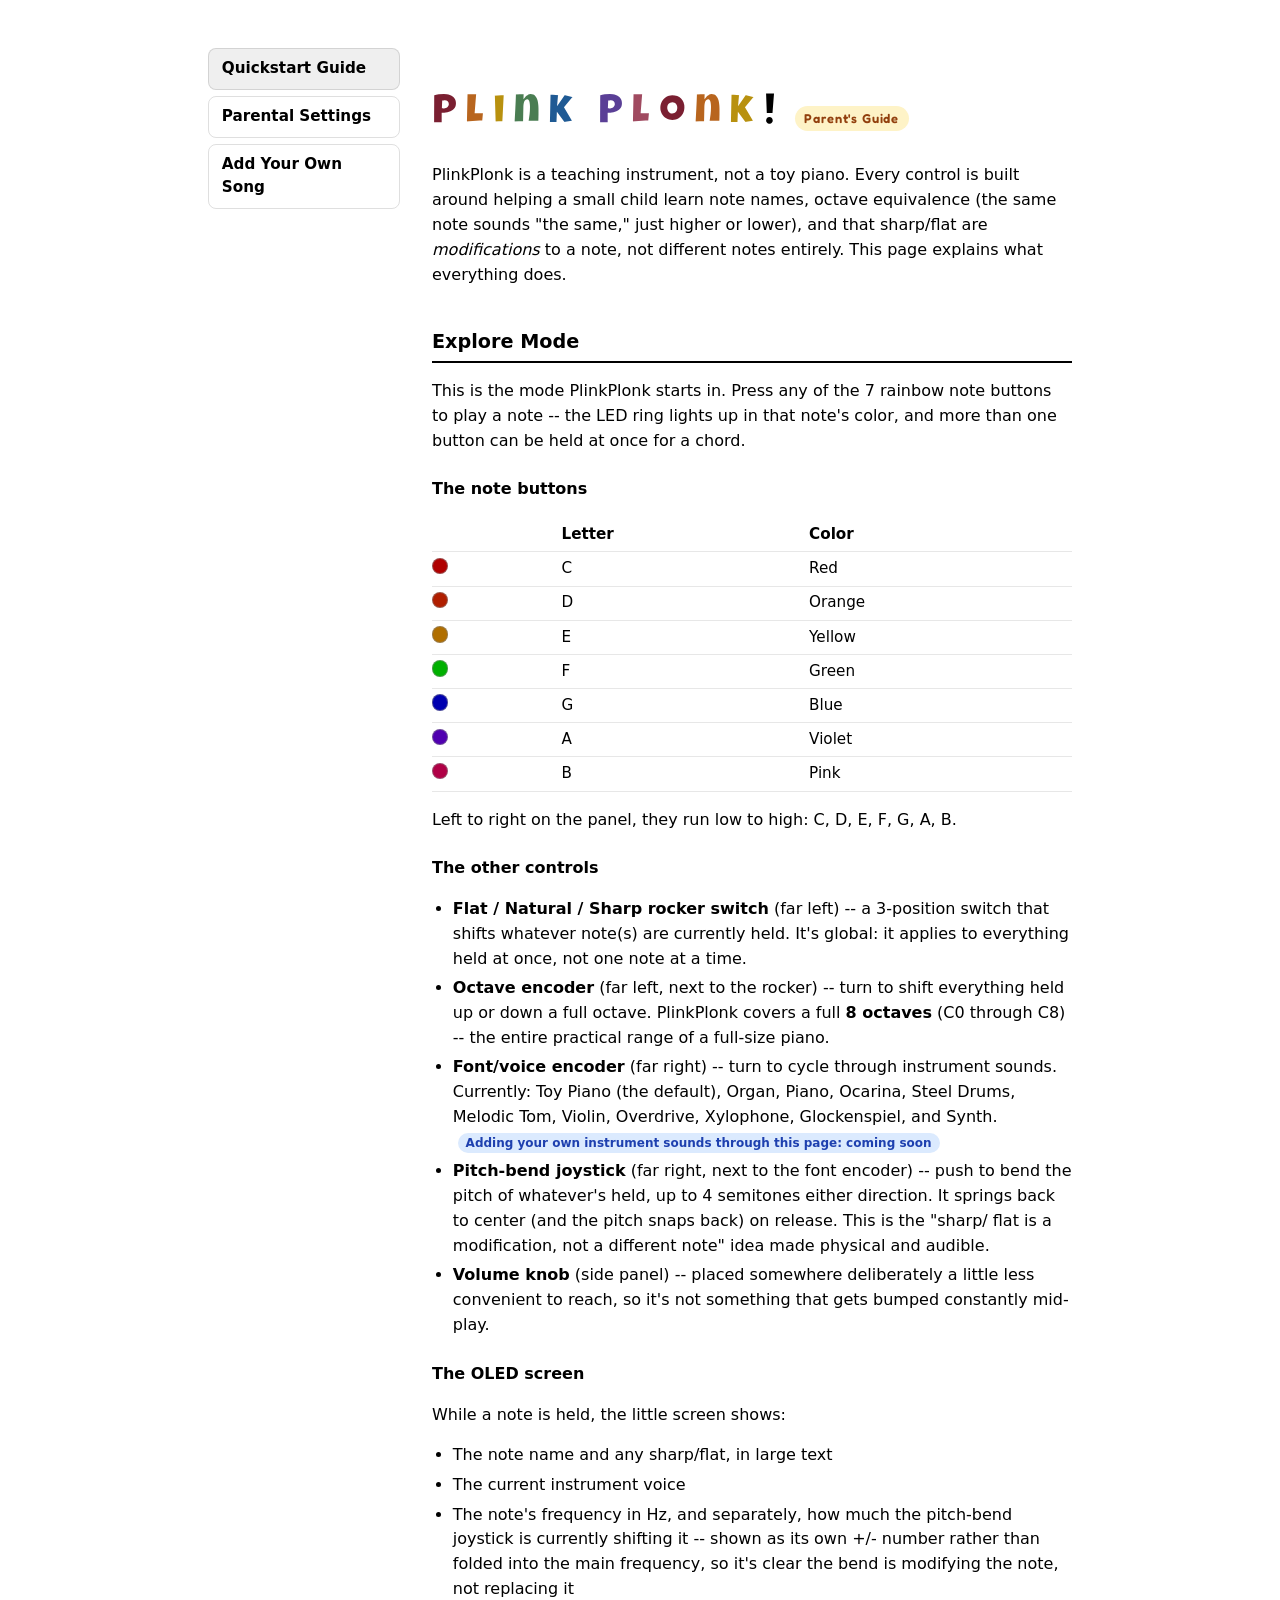
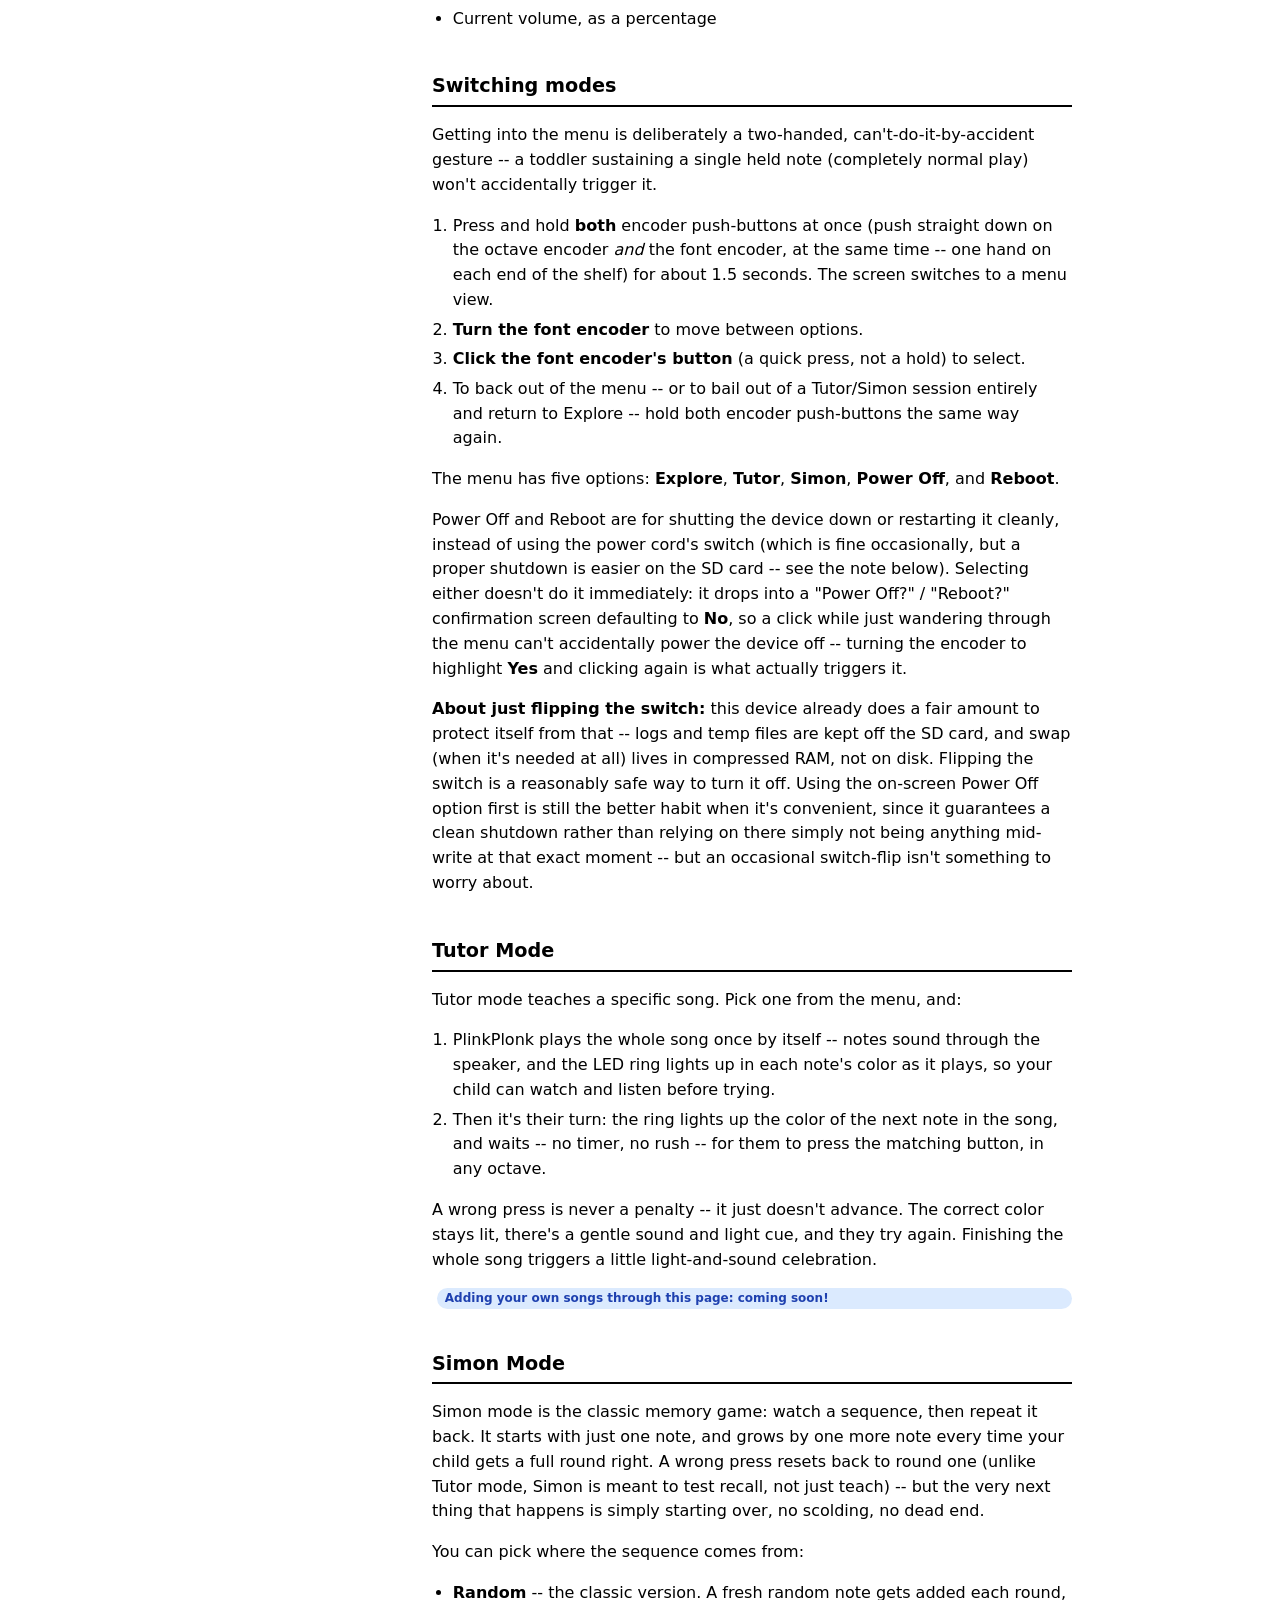
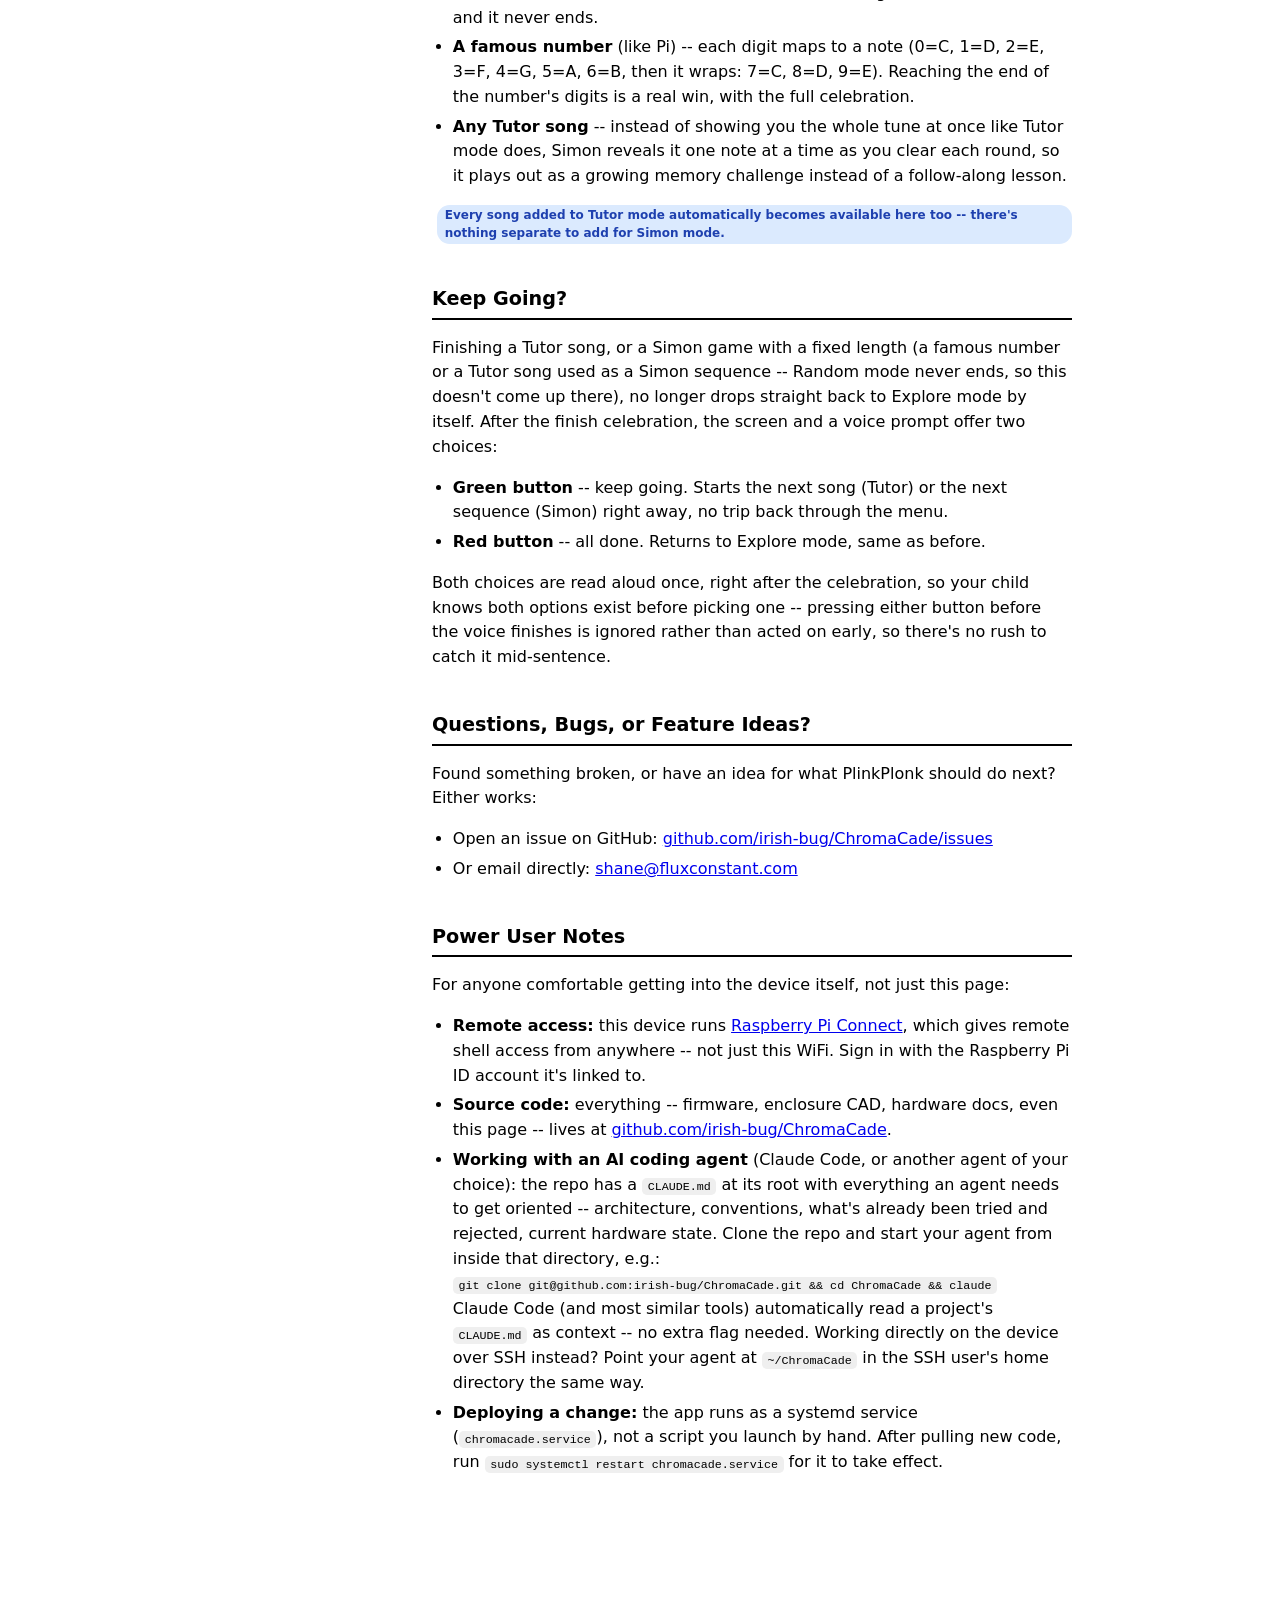
<file: web/index.html>
<!doctype html>
<html lang="en">
<head>
<meta charset="utf-8">
<meta name="viewport" content="width=device-width, initial-scale=1">
<title>PlinkPlonk Quickstart Guide</title>
<link rel="preconnect" href="https://fonts.googleapis.com">
<link rel="preconnect" href="https://fonts.gstatic.com" crossorigin>
<link href="https://fonts.googleapis.com/css2?family=Fredoka:wght@600&family=Luckiest+Guy&display=swap" rel="stylesheet">
<link rel="stylesheet" href="style.css">
</head>
<body>
<div class="page">
<nav class="site-nav" aria-label="Site sections">
  <a href="index.html" class="active">Quickstart Guide</a>
  <a href="parental-settings.html">Parental Settings</a>
  <a href="add-your-own-song.html">Add Your Own Song</a>
</nav>
<div class="content">

<h1><span class="wordmark"><span style="color:var(--wm-c)">P</span><span style="color:var(--wm-d)">l</span><span style="color:var(--wm-e)">i</span><span style="color:var(--wm-f)">n</span><span style="color:var(--wm-g)">k</span> <span style="color:var(--wm-a)">P</span><span style="color:var(--wm-b)">l</span><span style="color:var(--wm-c)">o</span><span style="color:var(--wm-d)">n</span><span style="color:var(--wm-e)">k</span><span class="exclaim">!</span></span> <span class="badge">Parent's Guide</span></h1>
<p>
  PlinkPlonk is a teaching instrument, not a toy piano. Every control is built around
  helping a small child learn note names, octave equivalence (the same note sounds
  "the same," just higher or lower), and that sharp/flat are <em>modifications</em> to
  a note, not different notes entirely. This page explains what everything does.
</p>

<h2>Explore Mode</h2>
<p>
  This is the mode PlinkPlonk starts in. Press any of the 7 rainbow note buttons to
  play a note -- the LED ring lights up in that note's color, and more than one button
  can be held at once for a chord.
</p>

<h3>The note buttons</h3>
<table>
  <tr><th></th><th>Letter</th><th>Color</th></tr>
  <tr><td><span class="swatch" style="background:#b00000"></span></td><td>C</td><td>Red</td></tr>
  <tr><td><span class="swatch" style="background:#b01e00"></span></td><td>D</td><td>Orange</td></tr>
  <tr><td><span class="swatch" style="background:#b06e00"></span></td><td>E</td><td>Yellow</td></tr>
  <tr><td><span class="swatch" style="background:#00b000"></span></td><td>F</td><td>Green</td></tr>
  <tr><td><span class="swatch" style="background:#0000b0"></span></td><td>G</td><td>Blue</td></tr>
  <tr><td><span class="swatch" style="background:#5000b0"></span></td><td>A</td><td>Violet</td></tr>
  <tr><td><span class="swatch" style="background:#b00046"></span></td><td>B</td><td>Pink</td></tr>
</table>
<p>Left to right on the panel, they run low to high: C, D, E, F, G, A, B.</p>

<h3>The other controls</h3>
<ul>
  <li>
    <strong>Flat / Natural / Sharp rocker switch</strong> (far left) -- a 3-position
    switch that shifts whatever note(s) are currently held. It's global: it applies to
    everything held at once, not one note at a time.
  </li>
  <li>
    <strong>Octave encoder</strong> (far left, next to the rocker) -- turn to shift
    everything held up or down a full octave. PlinkPlonk covers a full
    <strong>8 octaves</strong> (C0 through C8) -- the entire practical range of a
    full-size piano.
  </li>
  <li>
    <strong>Font/voice encoder</strong> (far right) -- turn to cycle through
    instrument sounds. Currently: Toy Piano (the default), Organ, Piano, Ocarina,
    Steel Drums, Melodic Tom, Violin, Overdrive, Xylophone, Glockenspiel, and Synth.
    <span class="soon">Adding your own instrument sounds through this page: coming soon</span>
  </li>
  <li>
    <strong>Pitch-bend joystick</strong> (far right, next to the font encoder) -- push
    to bend the pitch of whatever's held, up to 4 semitones either direction. It
    springs back to center (and the pitch snaps back) on release. This is the "sharp/
    flat is a modification, not a different note" idea made physical and audible.
  </li>
  <li>
    <strong>Volume knob</strong> (side panel) -- placed somewhere deliberately a
    little less convenient to reach, so it's not something that gets bumped constantly
    mid-play.
  </li>
</ul>

<h3>The OLED screen</h3>
<p>While a note is held, the little screen shows:</p>
<ul>
  <li>The note name and any sharp/flat, in large text</li>
  <li>The current instrument voice</li>
  <li>
    The note's frequency in Hz, and separately, how much the pitch-bend joystick is
    currently shifting it -- shown as its own +/- number rather than folded into the
    main frequency, so it's clear the bend is modifying the note, not replacing it
  </li>
  <li>Current volume, as a percentage</li>
</ul>

<h2>Switching modes</h2>
<p>
  Getting into the menu is deliberately a two-handed, can't-do-it-by-accident gesture
  -- a toddler sustaining a single held note (completely normal play) won't
  accidentally trigger it.
</p>
<ol>
  <li>
    Press and hold <strong>both</strong> encoder push-buttons at once (push straight
    down on the octave encoder <em>and</em> the font encoder, at the same time -- one
    hand on each end of the shelf) for about 1.5 seconds. The screen switches to a
    menu view.
  </li>
  <li><strong>Turn the font encoder</strong> to move between options.</li>
  <li><strong>Click the font encoder's button</strong> (a quick press, not a hold) to select.</li>
  <li>
    To back out of the menu -- or to bail out of a Tutor/Simon session entirely and
    return to Explore -- hold both encoder push-buttons the same way again.
  </li>
</ol>
<p>
  The menu has five options: <strong>Explore</strong>, <strong>Tutor</strong>,
  <strong>Simon</strong>, <strong>Power Off</strong>, and <strong>Reboot</strong>.
</p>
<p>
  Power Off and Reboot are for shutting the device down or restarting it cleanly,
  instead of using the power cord's switch (which is fine occasionally, but a proper
  shutdown is easier on the SD card -- see the note below). Selecting either doesn't
  do it immediately: it drops into a "Power Off?" / "Reboot?" confirmation screen
  defaulting to <strong>No</strong>, so a click while just wandering through the menu
  can't accidentally power the device off -- turning the encoder to highlight
  <strong>Yes</strong> and clicking again is what actually triggers it.
</p>
<p>
  <strong>About just flipping the switch:</strong> this device already does a fair
  amount to protect itself from that -- logs and temp files are kept off the SD card,
  and swap (when it's needed at all) lives in compressed RAM, not on disk. Flipping
  the switch is a reasonably safe way to turn it off. Using the on-screen Power Off
  option first is still the better habit when it's convenient, since it guarantees a
  clean shutdown rather than relying on there simply not being anything mid-write at
  that exact moment -- but an occasional switch-flip isn't something to worry about.
</p>

<h2>Tutor Mode</h2>
<p>
  Tutor mode teaches a specific song. Pick one from the menu, and:
</p>
<ol>
  <li>
    PlinkPlonk plays the whole song once by itself -- notes sound through the
    speaker, and the LED ring lights up in each note's color as it plays, so your
    child can watch and listen before trying.
  </li>
  <li>
    Then it's their turn: the ring lights up the color of the next note in the song,
    and waits -- no timer, no rush -- for them to press the matching button, in any
    octave.
  </li>
</ol>
<p>
  A wrong press is never a penalty -- it just doesn't advance. The correct color
  stays lit, there's a gentle sound and light cue, and they try again. Finishing the
  whole song triggers a little light-and-sound celebration.
</p>
<p class="soon" style="display:block; margin-top:0.5rem;">
  Adding your own songs through this page: coming soon!
</p>

<h2>Simon Mode</h2>
<p>
  Simon mode is the classic memory game: watch a sequence, then repeat it back. It
  starts with just one note, and grows by one more note every time your child gets a
  full round right. A wrong press resets back to round one (unlike Tutor mode, Simon
  is meant to test recall, not just teach) -- but the very next thing that happens is
  simply starting over, no scolding, no dead end.
</p>
<p>You can pick where the sequence comes from:</p>
<ul>
  <li><strong>Random</strong> -- the classic version. A fresh random note gets added each round, and it never ends.</li>
  <li>
    <strong>A famous number</strong> (like Pi) -- each digit maps to a note (0=C, 1=D,
    2=E, 3=F, 4=G, 5=A, 6=B, then it wraps: 7=C, 8=D, 9=E). Reaching the end of the
    number's digits is a real win, with the full celebration.
  </li>
  <li>
    <strong>Any Tutor song</strong> -- instead of showing you the whole tune at once
    like Tutor mode does, Simon reveals it one note at a time as you clear each round,
    so it plays out as a growing memory challenge instead of a follow-along lesson.
  </li>
</ul>
<p class="soon" style="display:block;">
  Every song added to Tutor mode automatically becomes available here too --
  there's nothing separate to add for Simon mode.
</p>

<h2>Keep Going?</h2>
<p>
  Finishing a Tutor song, or a Simon game with a fixed length (a famous number or a
  Tutor song used as a Simon sequence -- Random mode never ends, so this doesn't come
  up there), no longer drops straight back to Explore mode by itself. After the
  finish celebration, the screen and a voice prompt offer two choices:
</p>
<ul>
  <li><strong>Green button</strong> -- keep going. Starts the next song (Tutor) or
    the next sequence (Simon) right away, no trip back through the menu.</li>
  <li><strong>Red button</strong> -- all done. Returns to Explore mode, same as
    before.</li>
</ul>
<p>
  Both choices are read aloud once, right after the celebration, so your child knows
  both options exist before picking one -- pressing either button before the voice
  finishes is ignored rather than acted on early, so there's no rush to catch it
  mid-sentence.
</p>

<h2>Questions, Bugs, or Feature Ideas?</h2>
<p>
  Found something broken, or have an idea for what PlinkPlonk should do next?
  Either works:
</p>
<ul>
  <li>
    Open an issue on GitHub:
    <a href="https://github.com/irish-bug/ChromaCade/issues">github.com/irish-bug/ChromaCade/issues</a>
  </li>
  <li>
    Or email directly:
    <a href="mailto:shane@fluxconstant.com">shane@fluxconstant.com</a>
  </li>
</ul>

<h2>Power User Notes</h2>
<p>
  For anyone comfortable getting into the device itself, not just this page:
</p>
<ul>
  <li>
    <strong>Remote access:</strong> this device runs
    <a href="https://connect.raspberrypi.com">Raspberry Pi Connect</a>, which gives
    remote shell access from anywhere -- not just this WiFi. Sign in with the
    Raspberry Pi ID account it's linked to.
  </li>
  <li>
    <strong>Source code:</strong> everything -- firmware, enclosure CAD, hardware
    docs, even this page -- lives at
    <a href="https://github.com/irish-bug/ChromaCade">github.com/irish-bug/ChromaCade</a>.
  </li>
  <li>
    <strong>Working with an AI coding agent</strong> (Claude Code, or another agent
    of your choice): the repo has a <code>CLAUDE.md</code> at its root with
    everything an agent needs to get oriented -- architecture, conventions, what's
    already been tried and rejected, current hardware state. Clone the repo and start
    your agent from inside that directory, e.g.:
    <br><code>git clone git@github.com:irish-bug/ChromaCade.git &amp;&amp; cd ChromaCade &amp;&amp; claude</code>
    <br>
    Claude Code (and most similar tools) automatically read a project's
    <code>CLAUDE.md</code> as context -- no extra flag needed. Working directly on
    the device over SSH instead? Point your agent at <code>~/ChromaCade</code> in the
    SSH user's home directory the same way.
  </li>
  <li>
    <strong>Deploying a change:</strong> the app runs as a systemd service
    (<code>chromacade.service</code>), not a script you launch by hand. After pulling
    new code, run <code>sudo systemctl restart chromacade.service</code> for it to
    take effect.
  </li>
</ul>

</div>
</div>
</body>
</html>
</file>
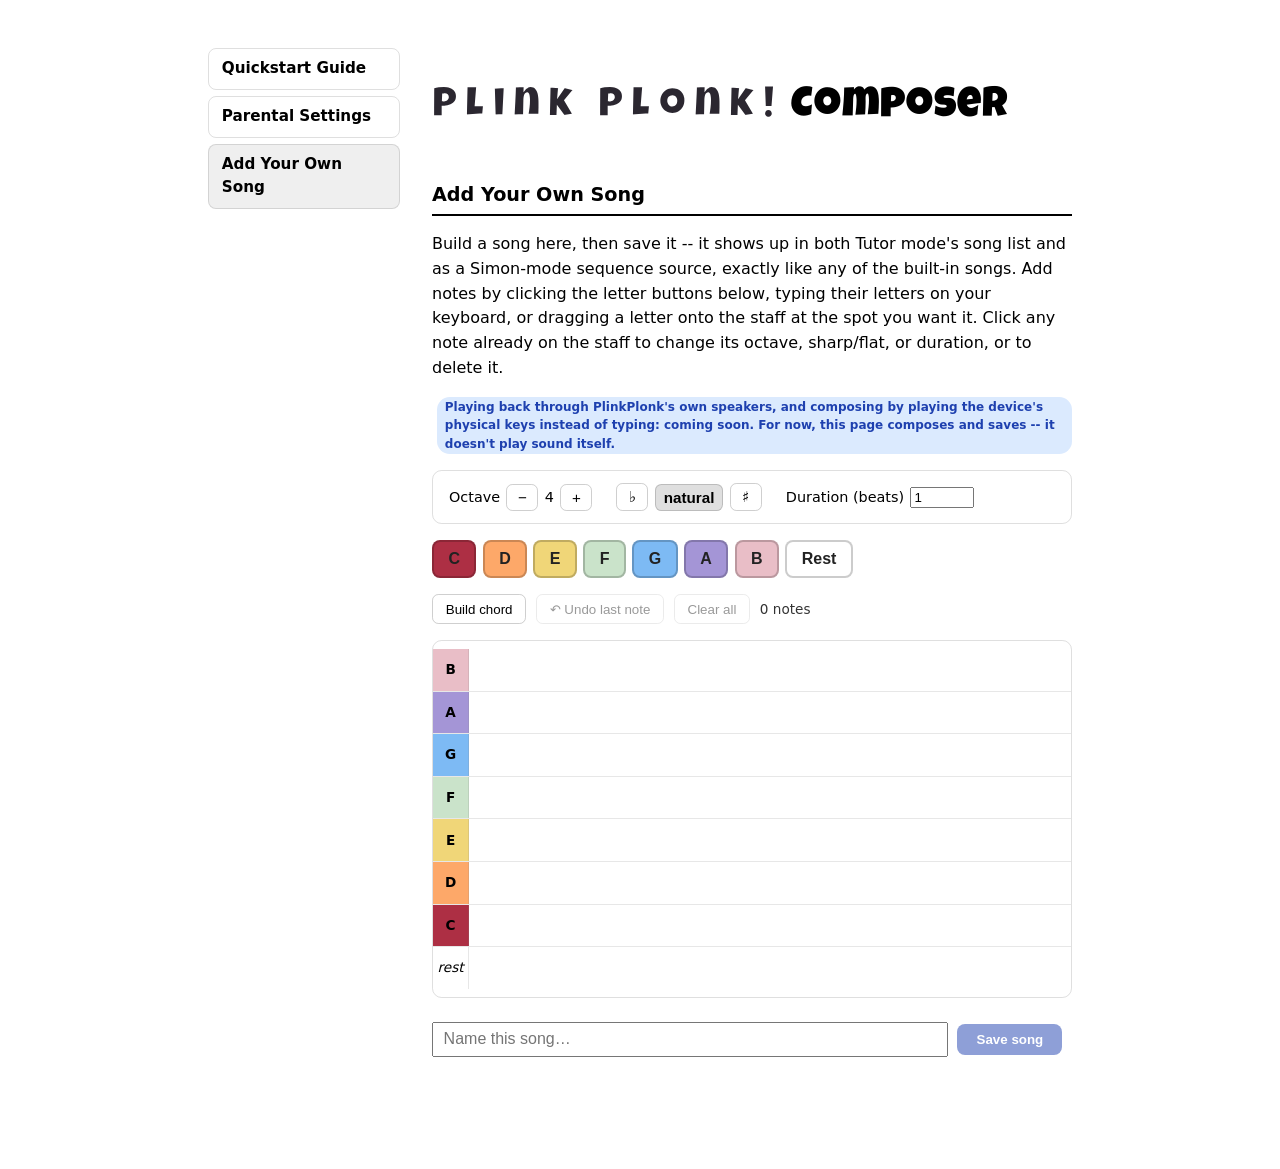
<file: web/add-your-own-song.html>
<!doctype html>
<html lang="en">
<head>
<meta charset="utf-8">
<meta name="viewport" content="width=device-width, initial-scale=1">
<title>PlinkPlonk Add Your Own Song</title>
<link rel="preconnect" href="https://fonts.googleapis.com">
<link rel="preconnect" href="https://fonts.gstatic.com" crossorigin>
<link href="https://fonts.googleapis.com/css2?family=Fredoka:wght@600&family=Luckiest+Guy&display=swap" rel="stylesheet">
<link rel="stylesheet" href="style.css">
<style>
  /* Composer-specific styles, kept out of the shared style.css since
     no other page needs them. The KEYCAP hex palette (--c/--d/etc.,
     used below by both the palette buttons and the wordmark) now
     lives on style.css's shared .page rule instead of a
     composer-only .letter-colors class -- see that rule's comment. */

  .composer { margin-top: 1rem; }

  .pen-row {
    display: flex;
    flex-wrap: wrap;
    gap: 1.5rem;
    align-items: center;
    padding: 0.75rem 1rem;
    border: 1px solid #8884;
    border-radius: 0.6rem;
    margin-bottom: 1rem;
  }
  .pen-group { display: flex; align-items: center; gap: 0.4rem; font-size: 0.9rem; }
  .pen-group button {
    min-width: 2rem;
    padding: 0.25rem 0.5rem;
    border-radius: 0.4rem;
    border: 1px solid #8886;
    background: transparent;
    color: inherit;
    cursor: pointer;
    font-size: 0.95rem;
  }
  .pen-group button.active { background: #8884; font-weight: 700; }
  .pen-group input[type="number"] { width: 3.5rem; }

  .palette {
    display: flex;
    gap: 0.4rem;
    margin-bottom: 1rem;
    flex-wrap: wrap;
  }
  .palette button, .rest-btn {
    padding: 0.5rem 0.9rem;
    border-radius: 0.5rem;
    border: 2px solid #0003;
    font-weight: 700;
    font-size: 1rem;
    cursor: pointer;
    color: #222;
  }
  /* Solid white, not the previous translucent #8882 (~13% opacity --
     barely visible next to the vividly-colored note buttons, and its
     `color: inherit` text made it worse in dark mode). Fixed color
     regardless of page theme, matching how the note buttons are also
     fixed colors rather than adapting to light/dark -- direct
     feedback 2026-09-02. */
  .rest-btn { background: #fff; color: #222; border-style: dashed; }
  .palette button[draggable], .rest-btn[draggable] { cursor: grab; }

  .staff {
    border: 1px solid #8884;
    border-radius: 0.6rem;
    padding: 0.5rem 0;
    overflow-x: auto;
    margin-bottom: 0.75rem;
  }
  .lane {
    position: relative;
    height: 2.6rem;
    border-bottom: 1px solid #8883;
    display: flex;
    align-items: center;
  }
  .lane:last-child { border-bottom: none; }
  .lane-label {
    position: sticky;
    left: 0;
    width: 2.2rem;
    flex: 0 0 2.2rem;
    text-align: center;
    font-weight: 700;
    font-size: 0.85rem;
    background: Canvas;
    z-index: 1;
    border-right: 1px solid #8883;
    align-self: stretch;
    display: flex;
    align-items: center;
    justify-content: center;
  }
  .lane-track { position: relative; flex: 1; height: 100%; min-width: 20rem; }
  .rest-lane .lane-label { font-style: italic; font-weight: 400; }

  .note-token {
    position: absolute;
    top: 0.35rem;
    height: 1.9rem;
    border-radius: 0.35rem;
    border: 2px solid #0003;
    display: flex;
    align-items: center;
    justify-content: center;
    font-size: 0.75rem;
    font-weight: 700;
    color: #222;
    cursor: pointer;
    white-space: nowrap;
    padding: 0 0.3rem;
    box-sizing: border-box;
  }
  .note-token.selected { outline: 3px solid #1e40af; outline-offset: 1px; }
  /* Same fix as .rest-btn above -- solid white, not translucent. */
  .note-token.rest-token { background: #fff; color: #222; border-style: dashed; }

  .toolbar { display: flex; gap: 0.6rem; flex-wrap: wrap; margin-bottom: 1rem; align-items: center; }
  .toolbar button { padding: 0.4rem 0.8rem; border-radius: 0.4rem; border: 1px solid #8886; background: transparent; color: inherit; cursor: pointer; }
  .toolbar button:disabled { opacity: 0.4; cursor: not-allowed; }
  .toolbar button.armed { border-color: #b91c1c; color: #b91c1c; font-weight: 700; }
  .toolbar button[aria-pressed="true"] { background: #1e40af; border-color: #1e40af; color: #fff; font-weight: 700; }
  /* Chord members share a beat position (see beatOffsets() in the JS)
     -- this outline is the only visual cue tying them together across
     lanes, so it needs to read clearly even next to a note's own
     letter-colored background. Purple, not the same blue as
     .selected below, so a selected chord note doesn't read as just a
     thicker version of the same outline. */
  .note-token.chorded { outline: 2px solid #7c3aed; outline-offset: 1px; }

  .editor-panel {
    border: 1px solid #8884;
    border-radius: 0.6rem;
    padding: 0.75rem 1rem;
    margin-bottom: 1rem;
    display: none;
  }
  .editor-panel.open { display: flex; gap: 1.5rem; flex-wrap: wrap; align-items: center; }

  .save-row { display: flex; gap: 0.6rem; flex-wrap: wrap; align-items: center; margin-top: 1.5rem; }
  .save-row input[type="text"] { flex: 1; min-width: 12rem; padding: 0.4rem 0.6rem; font-size: 1rem; }
  .save-row button {
    padding: 0.5rem 1.2rem;
    border-radius: 0.5rem;
    border: none;
    background: #1e40af;
    color: white;
    font-weight: 700;
    cursor: pointer;
  }
  .save-row button:disabled { opacity: 0.5; cursor: not-allowed; }
  .save-status { font-size: 0.9rem; }
  .save-status.error { color: #b91c1c; }
  .save-status.ok { color: #15803d; }

  /* Plink Plonk! wordmark: the whole word is visible from the start,
     in its resting color (--wm-base below) -- no letter-by-letter
     fade-in anymore. Once JS adds .play (see the script below), each
     letter turns from --wm-base to its real LED color in melody-wave
     order (not left-to-right reading order -- see --i on each span
     below) and STAYS that color -- unlike the previous version, there
     is no revert back to --wm-base afterward. Direct feedback
     2026-09-05: colorize-and-hold reads better than the old
     flash-then-revert pulse, and matches "Add Your Own Song"'s theme
     of the word gradually becoming what it describes. The space and
     "!" are plain text, not wrapped in a colored span -- they're not
     musical letters, so they just sit in --wm-base throughout. Ported
     from the "ChromaCade Composer" design artifact, 2026-09-02 -- see
     that artifact for the earlier reveal+flash iteration's rationale.

     Resting/stroke color is theme-aware (--wm-base below), not a flat
     white like the artifact used -- that artifact had its own dark
     page background to sit against; this page has no dark theme of
     its own, just the browser's light/dark default via style.css's
     color-scheme: light dark, so white text needs to become dark text
     in light mode or it's invisible against the common white
     background. No background chip needed once the text color itself
     adapts -- direct feedback 2026-09-02, an earlier version used a
     dark pill behind the wordmark instead. */
  /* Font/size/spacing now come from style.css's shared h1 rule (kept
     in sync there so this page's animated wordmark matches the plain
     "Plink Plonk!" heading on the other 2 pages) -- this class only
     adds the layout this page's heading specifically needs (wordmark
     + "Composer" as a wrapping flex row), plus font-family/font-weight
     below so "Composer" matches the wordmark's Luckiest Guy instead of
     the plain Fredoka the bare h1 rule would otherwise give it --
     direct request 2026-09-05. align-items: baseline (not center)
     predates this and was originally needed because Luckiest Guy and
     Fredoka have different font metrics at the same font-size; now
     that both words share one font it's no longer strictly required
     (same-font same-size text centers and baseline-aligns the same
     way), but baseline is still the more correct choice in general and
     costs nothing to keep, so it stays rather than reverting to
     center. font-weight: 400 overrides the inherited h1 700 -- Google
     only serves Luckiest Guy at 400, so requesting 700 made browsers
     synthesize a fake bold, which is what actually caused "Composer"
     to look "puffier": style.css's .wordmark rule has the identical
     fix, needed for the exact same reason. */
  .composer-title {
    display: flex;
    align-items: baseline;
    flex-wrap: wrap;
    gap: 0.5rem;
    font-family: "Luckiest Guy", ui-rounded, "Segoe UI", sans-serif;
    font-weight: 400;
  }
  /* Font and outline now come from style.css's shared .wordmark rule
     (kept in sync there so the plain "Plink Plonk!" on the other 2
     pages matches this animated one exactly) -- this page just adds
     --wm-base, the animated version's theme-aware fill color, which
     the plain static wordmark on the other pages doesn't need (it
     just takes the surrounding text color). The white text-stroke
     outline is unaffected by the colorize animation below, since
     stroke and fill are independent in text-stroke -- it stays white
     while `color` animates from --wm-base to each letter's
     --letter-color. */
  .wordmark {
    --wm-base: #2b2730;
  }
  @media (prefers-color-scheme: dark) {
    .wordmark { --wm-base: #fff; }
  }
  @keyframes wordmark-colorize {
    from { color: var(--wm-base); }
    to { color: var(--letter-color); }
  }
  .wordmark span {
    display: inline-block;
    color: var(--wm-base);
  }
  /* forwards fill-mode holds the final (colored) keyframe rather than
     reverting -- the whole point of the 2026-09-05 redesign. Gated on
     .play, added by JS below on the exact same trigger as the melody
     (autoplay-allowed immediately, or the first click/keypress
     otherwise) so the two can never drift apart -- direct feedback
     2026-09-02. */
  .wordmark.play span {
    animation: wordmark-colorize 0.25s ease-in-out calc(1s + var(--i) * 0.16s) forwards;
  }
  @media (prefers-reduced-motion: reduce) {
    .wordmark.play span {
      animation: none;
      color: var(--letter-color);
    }
  }
  /* The "!" (style.css's .exclaim, shared with the 2 plain pages)
     cycles forever once running -- held back here until .play, same
     wait-for-first-gesture gate as the letters, instead of cycling
     immediately on page load before anything else has happened. */
  .wordmark:not(.play) .exclaim {
    animation: none;
    color: var(--wm-base);
  }
  /* Re-asserts style.css's exclaim-cycle at higher specificity than
     .wordmark.play span above -- without this, that broader "every
     span" rule (2 classes + an element selector) would silently beat
     the shared 2-class .wordmark .exclaim rule and give the "!" the
     letters' colorize-and-hold animation instead of its own cycle. */
  .wordmark.play .exclaim {
    animation: exclaim-cycle 4s linear infinite;
  }
  @media (prefers-reduced-motion: reduce) {
    .wordmark.play .exclaim {
      animation: none;
      color: var(--f);
    }
  }
</style>
</head>
<body>
<div class="page">
<nav class="site-nav" aria-label="Site sections">
  <a href="index.html">Quickstart Guide</a>
  <a href="parental-settings.html">Parental Settings</a>
  <a href="add-your-own-song.html" class="active">Add Your Own Song</a>
</nav>
<div class="content">

<h1 class="composer-title"><span class="wordmark" aria-label="Plink Plonk!"><span style="--letter-color:var(--wm-c); --i:2">P</span><span style="--letter-color:var(--wm-d); --i:6">l</span><span style="--letter-color:var(--wm-e); --i:0">i</span><span style="--letter-color:var(--wm-f); --i:3">n</span><span style="--letter-color:var(--wm-g); --i:1">k</span> <span style="--letter-color:var(--wm-a); --i:5">P</span><span style="--letter-color:var(--wm-b); --i:4">l</span><span style="--letter-color:var(--wm-c); --i:9">o</span><span style="--letter-color:var(--wm-d); --i:8">n</span><span style="--letter-color:var(--wm-e); --i:7">k</span><span class="exclaim">!</span></span> Composer</h1>
<h2>Add Your Own Song</h2>
<p>
  Build a song here, then save it -- it shows up in both Tutor mode's song list and
  as a Simon-mode sequence source, exactly like any of the built-in songs. Add notes
  by clicking the letter buttons below, typing their letters on your keyboard, or
  dragging a letter onto the staff at the spot you want it. Click any note already on
  the staff to change its octave, sharp/flat, or duration, or to delete it.
</p>
<p class="soon" style="display:block; margin-top:0.5rem;">
  Playing back through PlinkPlonk's own speakers, and composing by playing the
  device's physical keys instead of typing: coming soon. For now, this page composes
  and saves -- it doesn't play sound itself.
</p>

<div class="composer">

<div class="pen-row" aria-label="Settings for the next note you add">
  <div class="pen-group">
    <span>Octave</span>
    <button type="button" id="octave-down" aria-label="Lower octave">&minus;</button>
    <span id="octave-value">4</span>
    <button type="button" id="octave-up" aria-label="Higher octave">+</button>
  </div>
  <div class="pen-group" role="group" aria-label="Sharp, natural, or flat">
    <button type="button" data-accidental="-1">&#9837;</button>
    <button type="button" data-accidental="0" class="active">natural</button>
    <button type="button" data-accidental="1">&#9839;</button>
  </div>
  <div class="pen-group">
    <label for="duration-input">Duration (beats)</label>
    <input type="number" id="duration-input" value="1" min="0.25" step="0.25">
  </div>
</div>

<div class="palette" aria-label="Note letters -- click, or drag onto the staff">
  <button type="button" draggable="true" data-letter="C" style="background:var(--c)">C</button>
  <button type="button" draggable="true" data-letter="D" style="background:var(--d)">D</button>
  <button type="button" draggable="true" data-letter="E" style="background:var(--e)">E</button>
  <button type="button" draggable="true" data-letter="F" style="background:var(--f)">F</button>
  <button type="button" draggable="true" data-letter="G" style="background:var(--g)">G</button>
  <button type="button" draggable="true" data-letter="A" style="background:var(--a)">A</button>
  <button type="button" draggable="true" data-letter="B" style="background:var(--b)">B</button>
  <button type="button" draggable="true" class="rest-btn" data-letter="">Rest</button>
</div>

<div class="toolbar">
  <button type="button" id="chord-btn" aria-pressed="false">Build chord</button>
  <button type="button" id="undo-btn" disabled>&#8630; Undo last note</button>
  <button type="button" id="clear-btn" disabled>Clear all</button>
  <span id="note-count" style="font-size:0.85rem; opacity:0.8;">0 notes</span>
</div>
<p id="chord-hint" class="soon" style="display:none; margin-top:-0.5rem; margin-bottom:0.75rem;">
  Building a chord -- add up to 7 different letters, they'll stack together. Click "Build chord" again when done.
</p>

<div class="staff" id="staff" aria-label="Your song, low notes at the bottom">
  <!-- 8 lanes (B..C, then Rest) built by JS below -->
</div>

<div class="editor-panel" id="editor-panel">
  <strong>Editing note <span id="editor-position"></span>:</strong>
  <div class="pen-group">
    <span>Octave</span>
    <button type="button" id="editor-octave-down">&minus;</button>
    <span id="editor-octave-value"></span>
    <button type="button" id="editor-octave-up">+</button>
  </div>
  <div class="pen-group" role="group" aria-label="Sharp, natural, or flat">
    <button type="button" id="editor-flat">&#9837;</button>
    <button type="button" id="editor-natural">natural</button>
    <button type="button" id="editor-sharp">&#9839;</button>
  </div>
  <div class="pen-group">
    <label for="editor-duration">Duration (beats)</label>
    <input type="number" id="editor-duration" min="0.25" step="0.25">
  </div>
  <button type="button" id="editor-repeat">Repeat</button>
  <button type="button" id="editor-delete" style="color:#b91c1c;">Delete this note</button>
  <button type="button" id="editor-close">Done</button>
</div>

<div class="save-row">
  <input type="text" id="song-name" placeholder="Name this song&hellip;" maxlength="60">
  <button type="button" id="save-btn" disabled>Save song</button>
  <span class="save-status" id="save-status"></span>
</div>

</div>

</div>
</div>
<script>
"use strict";
// Plink Plonk!'s own secret jingle -- the word's letters map, via the
// same C-D-E-F-G-A-B note-color cycle the wordmark wave above uses,
// to C D E F G A B C D E. Ported from the "ChromaCade Composer"
// design artifact 2026-09-02, pacing/notes confirmed live on
// plinkplonk's real speakers (Toy Piano GM voice) that same day --
// see audio/prompts/plinkplonk_theme.wav and tutor_songs.py's
// "plink_the_plonks" entry for that real-hardware version. This is a
// synthesized triangle-wave approximation, not literal FluidSynth
// playback -- a browser has no way to run the real GM soundfont,
// only Web Audio oscillators.
(function () {
  var AudioCtx = window.AudioContext || window.webkitAudioContext;
  if (!AudioCtx) return; // no Web Audio support -- the visual wave still works fine on its own

  // Wave-order, not reading order -- see .wordmark span's --i above
  // (each letter's wave step, independent of where it sits in
  // "Plink Plonk!" itself). Swoop E-G-C, leap to B, back down through
  // A-D, a big jump to the high E, then a descending E-D-C landing on
  // the tonic an octave up. Exactly 10 notes: 2 C/D/E each (second
  // occurrence an octave up), 1 each of F/G/A/B.
  var NOTE_HZ = [
    329.63, // E4 -- i    (--i:0)
    392.0,  // G4 -- k    (--i:1)
    261.63, // C4 -- P    (--i:2)
    349.23, // F4 -- n    (--i:3)
    493.88, // B4 -- l    (--i:4)
    440.0,  // A4 -- P    (--i:5)
    293.66, // D4 -- l    (--i:6)
    659.25, // E5 -- k, octave up (--i:7)
    587.33, // D5 -- n, octave up (--i:8)
    523.25  // C5 -- o, octave up, tonic landing (--i:9)
  ];
  var BASE_DELAY_S = 1.0;
  var STAGGER_S = 0.16;
  var NOTE_DURATION_S = 0.5;
  var CHORD_DURATION_S = 1.2;

  var ctx = new AudioCtx();

  function playNote(freq, startTime, duration, peakGain) {
    duration = duration || NOTE_DURATION_S;
    peakGain = peakGain || 0.15;
    var osc = ctx.createOscillator();
    var gain = ctx.createGain();
    osc.type = "triangle"; // soft/toy-like, not a harsh square/saw
    osc.frequency.value = freq;
    gain.gain.setValueAtTime(0, startTime);
    gain.gain.linearRampToValueAtTime(peakGain, startTime + 0.02);
    gain.gain.exponentialRampToValueAtTime(0.0001, startTime + duration);
    osc.connect(gain);
    gain.connect(ctx.destination);
    osc.start(startTime);
    osc.stop(startTime + duration + 0.05);
  }

  // Schedules the whole melody + landing chord starting `delay`
  // seconds from whenever this actually runs -- called either
  // immediately below (if audio is already allowed to play) or from
  // the first-gesture handler further down. Deliberately NOT just
  // scheduled once up front at page load with a fixed 1s delay: if
  // the browser's autoplay policy has the context suspended, its
  // clock stays frozen at that original schedule until a user gesture
  // resumes it -- by then the *visual* wave (which isn't gated by any
  // permission) has usually already finished, so the melody would
  // start playing well after the colors it's supposed to track. This
  // way, whenever playback actually becomes possible, it starts
  // (near-)immediately rather than replaying a stale schedule.
  // No compensating visual-peak offset needed anymore (there was one
  // here through 2026-09-02, removed 2026-09-05): that was to line up
  // a note's onset with the *peak* of a flash-then-revert color pulse
  // 20% into its cycle. The redesigned colorize animation is one-way
  // (--wm-base to --letter-color, held) starting immediately at the
  // scheduled time, so a note's onset and its letter's color change
  // beginning are already the same moment.

  function scheduleMelody(delay) {
    var now = ctx.currentTime;
    NOTE_HZ.forEach(function (freq, i) {
      // Last note (i=9, the C5 landing) rings for the same longer
      // duration as the chord notes layered under it below, so the
      // root doesn't cut off while E5/G5 are still sustaining.
      var duration = i === NOTE_HZ.length - 1 ? CHORD_DURATION_S : NOTE_DURATION_S;
      playNote(freq, now + delay + i * STAGGER_S, duration);
    });

    // Final note (index 9) harmonized into a full C major chord
    // instead of staying a bare tone, so the melody resolves rather
    // than trails off. E5 reuses a pitch already heard at index 7;
    // G5 is new, the one place a note plays without a corresponding
    // letter turning color.
    var landingTime = now + delay + 9 * STAGGER_S;
    playNote(659.25, landingTime, CHORD_DURATION_S, 0.09); // E5
    playNote(783.99, landingTime, CHORD_DURATION_S, 0.09); // G5
  }

  // Starts BOTH the visual colorize wave (by adding .play, see the CSS
  // above) and the melody together, from whatever moment this actually
  // runs -- the two can only stay in sync if something drives them
  // both from the same trigger, rather than the visual running
  // unconditionally on load while audio waits on its own gesture.
  function startShow() {
    var wordmark = document.querySelector(".wordmark");
    if (wordmark) wordmark.classList.add("play");
    scheduleMelody(BASE_DELAY_S);
  }

  if (ctx.state === "suspended") {
    // Audio blocked until a user gesture -- wait for the first one
    // (a click, or the first keypress from typing a song letter) and
    // start the whole show at that moment, instead of running the
    // visual on load and leaving audio to catch up late.
    var resume = function () {
      ctx.resume().then(startShow);
      window.removeEventListener("pointerdown", resume);
      window.removeEventListener("keydown", resume);
    };
    window.addEventListener("pointerdown", resume, { once: true });
    window.addEventListener("keydown", resume, { once: true });
  } else {
    // Already allowed (e.g. a repeat visit -- browsers grant sites an
    // autoplay allowance once you've interacted with them before) --
    // nothing to wait for, start immediately.
    startShow();
  }
})();
</script>
<script src="add-your-own-song.js"></script>
</body>
</html>
</file>
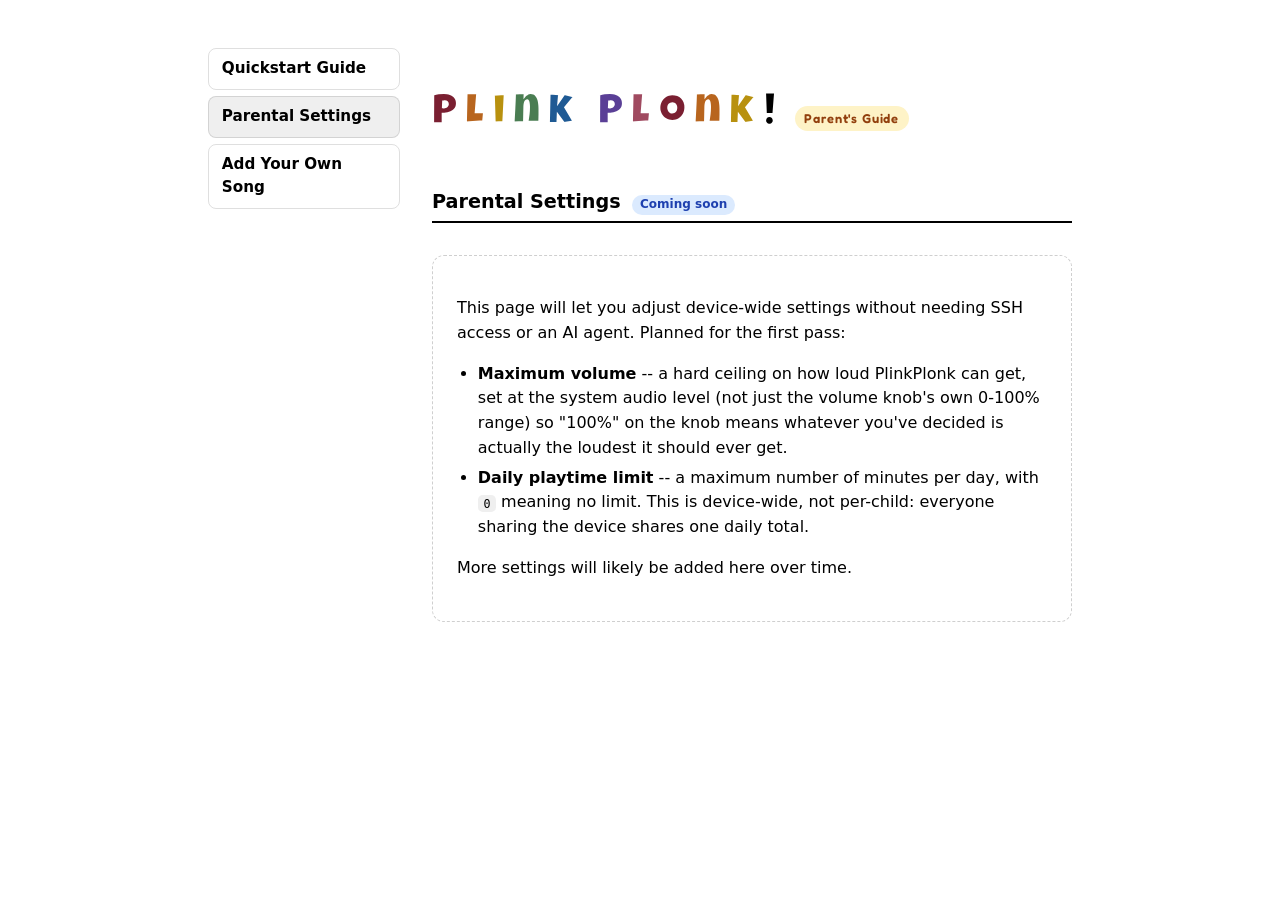
<file: web/parental-settings.html>
<!doctype html>
<html lang="en">
<head>
<meta charset="utf-8">
<meta name="viewport" content="width=device-width, initial-scale=1">
<title>PlinkPlonk Parental Settings</title>
<link rel="preconnect" href="https://fonts.googleapis.com">
<link rel="preconnect" href="https://fonts.gstatic.com" crossorigin>
<link href="https://fonts.googleapis.com/css2?family=Fredoka:wght@600&family=Luckiest+Guy&display=swap" rel="stylesheet">
<link rel="stylesheet" href="style.css">
</head>
<body>
<div class="page">
<nav class="site-nav" aria-label="Site sections">
  <a href="index.html">Quickstart Guide</a>
  <a href="parental-settings.html" class="active">Parental Settings</a>
  <a href="add-your-own-song.html">Add Your Own Song</a>
</nav>
<div class="content">

<h1><span class="wordmark"><span style="color:var(--wm-c)">P</span><span style="color:var(--wm-d)">l</span><span style="color:var(--wm-e)">i</span><span style="color:var(--wm-f)">n</span><span style="color:var(--wm-g)">k</span> <span style="color:var(--wm-a)">P</span><span style="color:var(--wm-b)">l</span><span style="color:var(--wm-c)">o</span><span style="color:var(--wm-d)">n</span><span style="color:var(--wm-e)">k</span><span class="exclaim">!</span></span> <span class="badge">Parent's Guide</span></h1>
<h2>Parental Settings <span class="soon">Coming soon</span></h2>

<div class="coming-soon">
<p>This page will let you adjust device-wide settings without needing SSH access or an
AI agent. Planned for the first pass:</p>
<ul>
  <li>
    <strong>Maximum volume</strong> -- a hard ceiling on how loud PlinkPlonk can get,
    set at the system audio level (not just the volume knob's own 0-100% range) so
    "100%" on the knob means whatever you've decided is actually the loudest it should
    ever get.
  </li>
  <li>
    <strong>Daily playtime limit</strong> -- a maximum number of minutes per day, with
    <code>0</code> meaning no limit. This is device-wide, not per-child: everyone
    sharing the device shares one daily total.
  </li>
</ul>
<p>More settings will likely be added here over time.</p>
</div>

</div>
</div>
</body>
</html>
</file>
<file: web/style.css>
:root { color-scheme: light dark; }
body {
  font-family: -apple-system, system-ui, "Segoe UI", Roboto, sans-serif;
  max-width: 54rem;
  margin: 3rem auto;
  padding: 0 1.5rem 4rem;
  line-height: 1.55;
}
/* Brand heading -- every h1 across these pages is "PlinkPlonk ..."
   (see index.html/parental-settings.html/add-your-own-song.html),
   never a different kind of heading, so this styles the bare
   selector rather than needing a dedicated class. Fredoka is loaded
   via a per-page <link> (not @import here, so the pages that don't
   need it can skip the request -- though in practice all 3 currently
   do), matching the size/font used for the composer page's animated
   wordmark so the brand reads consistently across all 3 pages. */
h1 {
  font-family: "Fredoka", ui-rounded, "Segoe UI", sans-serif;
  font-weight: 700;
  font-size: clamp(1.9rem, 5vw, 2.6rem);
  letter-spacing: 0.02em;
  margin-bottom: 0.25rem;
}
/* The "PlinkPlonk" wordmark's own emphasis -- its own display font
   plus a white outline, set apart from the rest of the heading (a
   badge, or "Composer" on the add-your-own-song page, both stay in
   the plain Fredoka from the h1 rule above). Shared here so
   index.html/parental-settings.html's plain heading matches the
   composer page's animated wordmark exactly. Direct request
   2026-09-05: wanted Creative Block BB (Blambot) -- its free license
   explicitly excludes webfont/embedding use, so Luckiest Guy (Google
   Fonts, OFL-licensed, same bold hand-lettered-comic spirit) stands in
   instead. Replaced the previous italic + wide-tracking emphasis
   (2026-09-02) outright rather than layering it on top of the new
   font -- Luckiest Guy is already a heavy, wide-set display face, and
   browsers fake italics on fonts with no real italic style by
   skewing, which looks bad on chunky glyphs like this. The composer
   page's own <style> block still owns --wm-base (the animated
   version's theme-aware fill color) and the reveal/wave keyframes --
   those are specific to that page's letter-by-letter animation, not
   needed here where the word is just static text taking the
   surrounding color. text-stroke is a fill-independent outline, so it
   stays constant white through the composer page's color-wave
   animation without needing its own theme handling. */
/* --wm-c/--wm-d/etc. are a DELIBERATELY DARKER variant of the note
   letters' colors, for wordmark use only -- NOT the same variables as
   --c/--d/etc. (defined on .page above), and that's intentional, not
   an inconsistency with the "match the note buttons" work 2026-09-05.
   docs/color-palette.md documents --c/--d/etc. as photo-sampled,
   measured from unit #1's actual physical keycaps -- darkening those
   directly (direct request 2026-09-05) would also darken the
   composer's real C/D/E/F/G/A/B buttons (they share that source) and
   make the CSS stop matching the physical hardware it's meant to
   represent. The wordmark doesn't have that constraint -- it's
   decorative, not a reference for real keycap color -- so it gets its
   own darker set instead, hand-picked to keep the same hue per letter
   while reading as a richer, more saturated version of it. */
.wordmark {
  font-family: "Luckiest Guy", ui-rounded, "Segoe UI", sans-serif;
  /* Google only ships Luckiest Guy at weight 400 (confirmed via its
     actual @font-face response) -- the shared h1 rule below requests
     700, which has no real match, so browsers synthesize a fake bold
     on top of an already-heavy display face. Overriding back to 400
     here avoids that distortion; found 2026-09-05 when "Composer"
     (add-your-own-song.html's .composer-title, same mismatch, no
     stroke/spacing to mask it) rendered visibly "puffier"/bloated --
     the wordmark had the identical faux-bold the whole time, just
     hidden inside its own already-thick stroke + wide tracking. */
  font-weight: 400;
  letter-spacing: 0.2em;
  -webkit-text-stroke: 1.5pt #fff;
  text-stroke: 1.5pt #fff;
  --wm-c: #7a1f31; --wm-d: #b8651e; --wm-e: #b8910f;
  --wm-f: #4a7d52; --wm-g: #1f5a94; --wm-a: #5a3f96; --wm-b: #a04a60;
}
/* The "!"'s own thing -- unlike the letters (which land on one color
   and hold, see the composer page's own <style> for that half of the
   design), the exclamation point just keeps cycling through the same
   7 note colors forever, direct request 2026-09-05. Lives here (not
   composer-only) so it also applies to the 2 plain pages' static
   wordmark, which have no animation infrastructure of their own --
   this one small rule is all they need. The composer page's own
   <style> adds a gate on top of this so the cycle doesn't start until
   .play is added (matching the letters' wait-for-first-gesture
   behavior) -- see that file.

   Paired same-value keyframe stops (e.g. "0%, 14.2857%" both -wm-c)
   make each color hold flat across its whole segment, then a second
   rule at that exact same percentage starts the next color -- an
   abrupt cut, not a blend, direct feedback 2026-09-05 replacing the
   original smooth linear interpolation between stops. The loop-back
   from the last segment's --wm-b to the next iteration's --wm-c at
   the 100%/0% seam is abrupt for free, with no special-casing needed
   -- animations don't interpolate across a restart.

   prefers-reduced-motion below turns the infinite cycle into the flat
   fallback color explicitly asked for ("if it can't cycle, we'll use
   the green shade") -- an unending animation, abrupt or not, is
   exactly the kind of motion that setting is meant to suppress. */
@keyframes exclaim-cycle {
  0%,     14.2857% { color: var(--wm-c); }
  14.2857%, 28.5714% { color: var(--wm-d); }
  28.5714%, 42.8571% { color: var(--wm-e); }
  42.8571%, 57.1429% { color: var(--wm-f); }
  57.1429%, 71.4286% { color: var(--wm-g); }
  71.4286%, 85.7143% { color: var(--wm-a); }
  85.7143%, 100%     { color: var(--wm-b); }
}
.wordmark .exclaim {
  animation: exclaim-cycle 4s linear infinite;
}
@media (prefers-reduced-motion: reduce) {
  .wordmark .exclaim {
    animation: none;
    color: var(--wm-f);
  }
}
h2 { font-size: 1.2rem; margin-top: 2.5rem; border-bottom: 2px solid currentColor; padding-bottom: 0.25rem; }
h3 { font-size: 1rem; margin-top: 1.5rem; }
.badge {
  display: inline-block;
  padding: 0.15rem 0.6rem;
  border-radius: 1rem;
  background: #fef3c7;
  color: #92400e;
  font-size: 0.8rem;
  font-weight: 600;
}
.soon {
  display: inline-block;
  padding: 0.05rem 0.5rem;
  border-radius: 0.8rem;
  background: #dbeafe;
  color: #1e40af;
  font-size: 0.75rem;
  font-weight: 600;
  margin-left: 0.3rem;
}
table { border-collapse: collapse; width: 100%; margin: 0.75rem 0; }
td, th { text-align: left; padding: 0.3rem 0.6rem 0.3rem 0; border-bottom: 1px solid #8883; font-size: 0.95rem; }
.swatch { display: inline-block; width: 0.9rem; height: 0.9rem; border-radius: 50%; margin-right: 0.4rem; vertical-align: -1px; border: 1px solid #8888; }
code { background: #8882; padding: 0.1rem 0.35rem; border-radius: 0.3rem; font-size: 0.9em; }
ul, ol { padding-left: 1.3rem; }
li { margin: 0.3rem 0; }

/* Site-wide sidebar nav, shared by every page under web/ -- stacks
   above the content on narrow (phone) viewports, becomes a true left
   sidebar once there's room, per "a side section" request 2026-08-17.

   Also carries the KEYCAP hex palette (from docs/color-palette.md, not
   led_ring.py's NOTE_COLORS -- the ring's values are deliberately dim,
   max channel 88/255, for LED legibility, and would read as
   near-black on a page; the keycap set is "what the letter's physical
   button actually looks like," the more natural reference for a
   screen) -- moved here from the composer page's own <style> 2026-09-05
   so the wordmark's --letter-color on ALL 3 pages can reference the
   same var(--c)/var(--d)/etc. the composer's note-letter buttons use,
   instead of duplicating a second, different set of colors (the
   wordmark previously used doubled LED-ring RGB values). Keep in sync
   with docs/color-palette.md if it's ever retuned -- every consumer
   picks it up automatically since there's only one copy now. */
.page {
  display: flex;
  flex-direction: column;
  gap: 2rem;
  --c: #ad2f44; --d: #fda869; --e: #f0d678;
  --f: #cae3ca; --g: #7dbaf4; --a: #a495d6; --b: #e9bec7;
}
.site-nav {
  display: flex;
  flex-direction: column;
  gap: 0.4rem;
}
.site-nav a {
  display: block;
  padding: 0.5rem 0.8rem;
  border-radius: 0.5rem;
  text-decoration: none;
  color: inherit;
  border: 1px solid #8884;
  font-weight: 600;
  font-size: 0.95rem;
}
.site-nav a.active {
  background: #8882;
}
.content { min-width: 0; }
@media (min-width: 768px) {
  .page { flex-direction: row; align-items: flex-start; }
  .site-nav { position: sticky; top: 2rem; flex: 0 0 12rem; }
  .content { flex: 1; }
}

.coming-soon {
  margin-top: 2rem;
  padding: 1.5rem;
  border: 1px dashed #8886;
  border-radius: 0.75rem;
}
</file>
